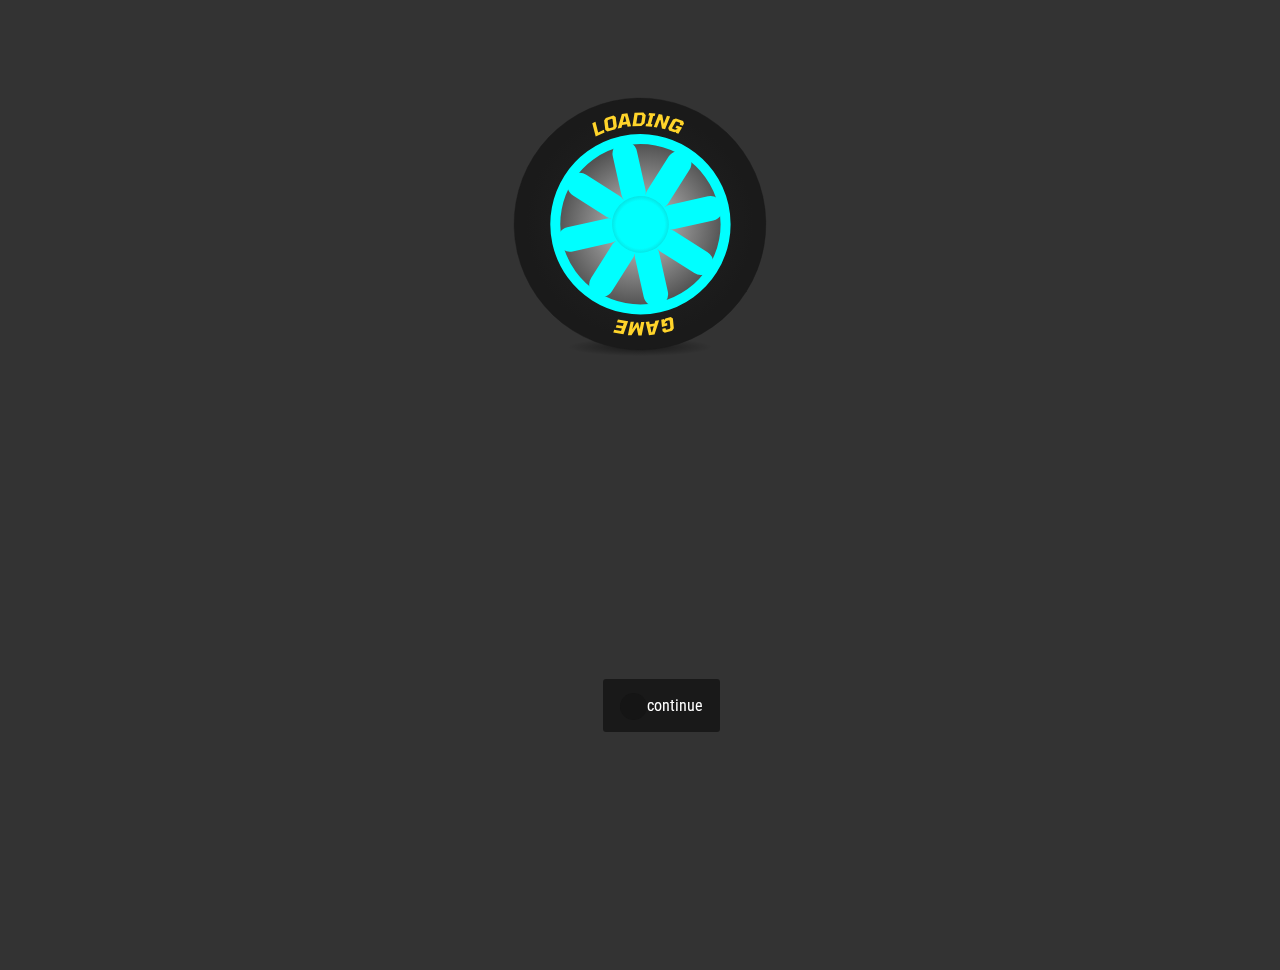
<file: index.html>
<!DOCTYPE html>
<html lang="en">
<head>
	<meta charset="UTF-8">
	<title>Race Game</title>

<meta property="og:title" content="Race Game" />
<meta property="og:type" content="website" />
<meta property="og:url" content="/" />
<meta property="og:image" content="img/screenshot.png" />
<meta property="og:image:width" content="1278" />
<meta property="og:image:height" content="704" />

	<link rel="stylesheet" href="css/style.css">
	<link rel="stylesheet" href="css/blend.css">
	<link rel="stylesheet" href="css/menu.css">
	<link href="//fonts.googleapis.com/css?family=Roboto+Condensed" rel="stylesheet">
	<link rel="stylesheet" href="https://maxcdn.bootstrapcdn.com/font-awesome/4.4.0/css/font-awesome.min.css">
	

</head>
<body unresolved>
	<div class="loading">
		<figure>
			<img src="img/loading.svg" alt="">
			<figcaption>Please Wait</figcaption>
		</figure>

	</div>
	<div class="world">
		<div class="track-preview barcelona" style="background-image: url('track/barcelona.svg#track'), url('track/barcelona.svg#world');">
			<div class="car-preview">
			</div>
		</div>
	</div>
	<form action="#" onsubmit="return false;">
		<fieldset class="race-setup">
			<h1>RACE GAME</h1>
			<input type="radio" name="option" value="1" id="car-select"><label for="car-select"><i class="fa fa-car"></i> Car</label>
			<fieldset>
				<input type="radio" required name="car" id="car1" value="porsche" data-maxspeed="200"><label for="car1">Porsche</label>
				<input type="radio" required name="car" id="car2" value="lamborghini" data-maxspeed="220"><label for="car2">Lamborghini</label>
				<input type="radio" required name="car" id="car3" value="ferrari" data-maxspeed="210"><label for="car3">Ferrari</label>
				<input type="radio" required name="car" id="car4" value="mercedes-DTM" data-maxspeed="240"><label for="car4">Mercedes DTM</label>
				<hr />
				<input type="radio" name="upgrade" id="wing-1" value="wing-1" data-speed-boost="2" data-steer-boost="0.5"/><label for="wing-1">GT2 wing</label>
				<input type="radio" name="upgrade" id="wing-2" value="wing-2" data-speed-boost="2" data-steer-boost="1" /><label for="wing-2">GT3 wing</label>
			</fieldset>

			<input type="radio" name="option" value="2" id="track-select" checked><label for="track-select"><i class="fa fa-flag-checkered"></i> Track</label>
			<fieldset>
				<!-- <legend>Track</legend> -->
				<input type="radio" name="track" id="track7" value="assen" data-start="[-5900, 9650]" data-angle="310">
				<label for="track7"><i class="fa">🇳🇱</i>Assen</label>
				<input type="radio" name="track" id="track8" value="austin" data-start="[10250, -7300]" data-angle="60">
				<label for="track8"><i class="fa">🇺🇸</i>Austin</label>
				<input type="radio" name="track" id="track1" value="barcelona" data-start="[0,-1000]" data-angle="210">
				<label for="track1"><i class="fa">🇪🇸</i>Barcelona</label>
				<input type="radio" name="track" id="track2" value="interlagos" data-start="[0,-1700]" data-angle="2" >
				<label for="track2"><i class="fa">🇧🇷</i>Interlagos</label>				
				<input type="radio" name="track" id="track3" value="monza" data-start="[-2000,-9000]" data-angle="125">
				<label for="track3"><i class="fa">🇮🇹</i>Monza</label>
				<input type="radio" name="track" id="track5" value="hockenheim" data-start="[10000,-10000]" data-angle="220">
				<label for="track5"><i class="fa">🇩🇪</i>Hockenheim</label>
				<input type="radio" name="track" id="track6" value="abu-dhabi" data-start="[3759,2830]" data-angle="50">
				<label for="track6"><i class="fa">🇦🇪</i>Yas Marina</label>
				<input type="radio" name="track" id="track0" value="test-track" data-start="[0,0]" data-angle="0">
				<label for="track0"><i class="fa">🇪🇸</i>Test track</label>
			</fieldset>
			<input type="radio" name="option" value="4" id="race-settings"><label for="race-settings"><i class="fa fa-car"></i> Race settings</label>
			<fieldset>
				<label for="laps"><input type="number" value="3" min="1" max="999" id="laps">Laps</label>
				<label for="fuel"><input type="number" value="12.5" min="5" max="100" step="0.1" id="fuel">Fuel</label>
			</fieldset>
		</fieldset>
	</form>

	<div class="ui-hint">
		<label class="toggle-menu">
			<button class="ui-button toggle-game" onClick="document.body.removeAttribute('loaded'); document.body.setAttribute('menu',''); document.querySelector('audio').play();">
			</button>continue
		</label>
		<label class="toggle-race">
			<button class="ui-button toggle-start"><span>&times;</span>
			</button> start race
		</label>
	</div>

	<div class="game-container">
		<div class='game-layer' layer='world'></div>
		<div class='game-layer' layer='track'></div>
		<canvas id="game" width="1024" height="768"></canvas>
		<div id="car">
			<div id="car-sprite">
				<div class="car"><img src="/img/car/porsche.png" /></div>
			</div>
			<div id="car-lights"><img src="/img/car/car-lights.png" /></div>
			<div id="car-brake-lights"><img src="/img/car/car-brake-lights.png" /></div>
		</div>
		<div class='game-layer' layer='elevated'></div>
		<div class='game-layer' layer='clouds'></div>
	</div>

	<ol class="laptimes">
		<li class="laps"></li>
		<li class="current" label=" ">00.000</li>
		<li class="best" label="best"></li>
		<li class="last" label="last"></li>
		<li class="fps" fps="0"></li>
	</ol>

	<output id="speedometer">
		<div class="needle speed"></div>
		<span>00</span>
		<div class="needle fuel" data-gauge-type="F"></div>
	</output>

	<div class="trackmap" id="minimap">
		<div class="track">
			<img src="track/barcelona.svg#path" alt="track map">
		</div>
		<div class="blip"></div>
	</div>

	<ol class="help">
		<li>
		<dl class="key info">
			<dt data-letter="a">A</dt><dd>Accelerate</dd>
			<dt>Z</dt><dd>Brake</dd>
			<dt>&larr;</dt><dd>Turn left</dd>
			<dt>&rarr;</dt><dd>Turn right</dd>
			<dt>M</dt><dd><span>mute engine</span></dd>
			<dt>F</dt><dd><span>debug mode</span></dd>
			<dt>S</dt><dd><span>smoke</span></dd>
			<dt>D</dt><dd><span>skid</span></dd>
			<dt>P</dt><dd><span>coords</span></dd>
		</dl>
		</li>
	</ol>

	<div class="preload" style="display:none">

		<img src="track/assen.svg" class="abu-dhabi">
		<img src="track/abu-dhabi.svg" class="abu-dhabi">
		<img src="track/assen.svg" class="austin">
		<img src="track/barcelona.svg" class="barcelona">
		<img src="track/hockenheim.svg" class="hockenheim">
		<img src="track/interlagos.svg" class="interlagos">
		<img src="track/monza.svg" class="monza">
		<img src="img/screenshot.png" />
		<img src="img/car/ferrari.png" />
		<img src="img/car/lamborghini.png" />
		<img src="img/car/mercedes-DTM.png" />
		<img src="img/car/porsche.png" />

		<audio src="sfx/444878__richwise__goodwood-trackday-starts-2.ogg" volume="0.2" loop preload="true" autoplay></audio>

		<img src="/img/smoke/smoke0.png" class="smoke"/>
		<img src="/img/smoke/smoke1.png" class="smoke"/>
		<img src="/img/smoke/smoke2.png" class="smoke"/>
		<img src="/img/smoke/smoke3.png" class="smoke"/>
		<img src="/img/smoke/smoke4.png" class="smoke"/>
		<img src="/img/smoke/smoke5.png" class="smoke"/>
		<img src="/img/smoke/smoke6.png" class="smoke"/>
		<img src="/img/smoke/smoke7.png" class="smoke"/>
		<img src="/img/smoke/smoke8.png" class="smoke"/>
		<img src="/img/smoke/smoke9.png" class="smoke"/>
		<img src="/img/smoke/smoke10.png" class="smoke"/>
	</div>
	<img id="track-debug" />
	<script type="text/javascript" src="js/webgl-2d.js"></script>
	<script type="text/javascript" src="js/sprite.js"></script>
	<script type="text/javascript" src="js/sfx-engine.js"></script>
	<script type="text/javascript" src="js/game2.js"></script>
</body>
</html>
</file>
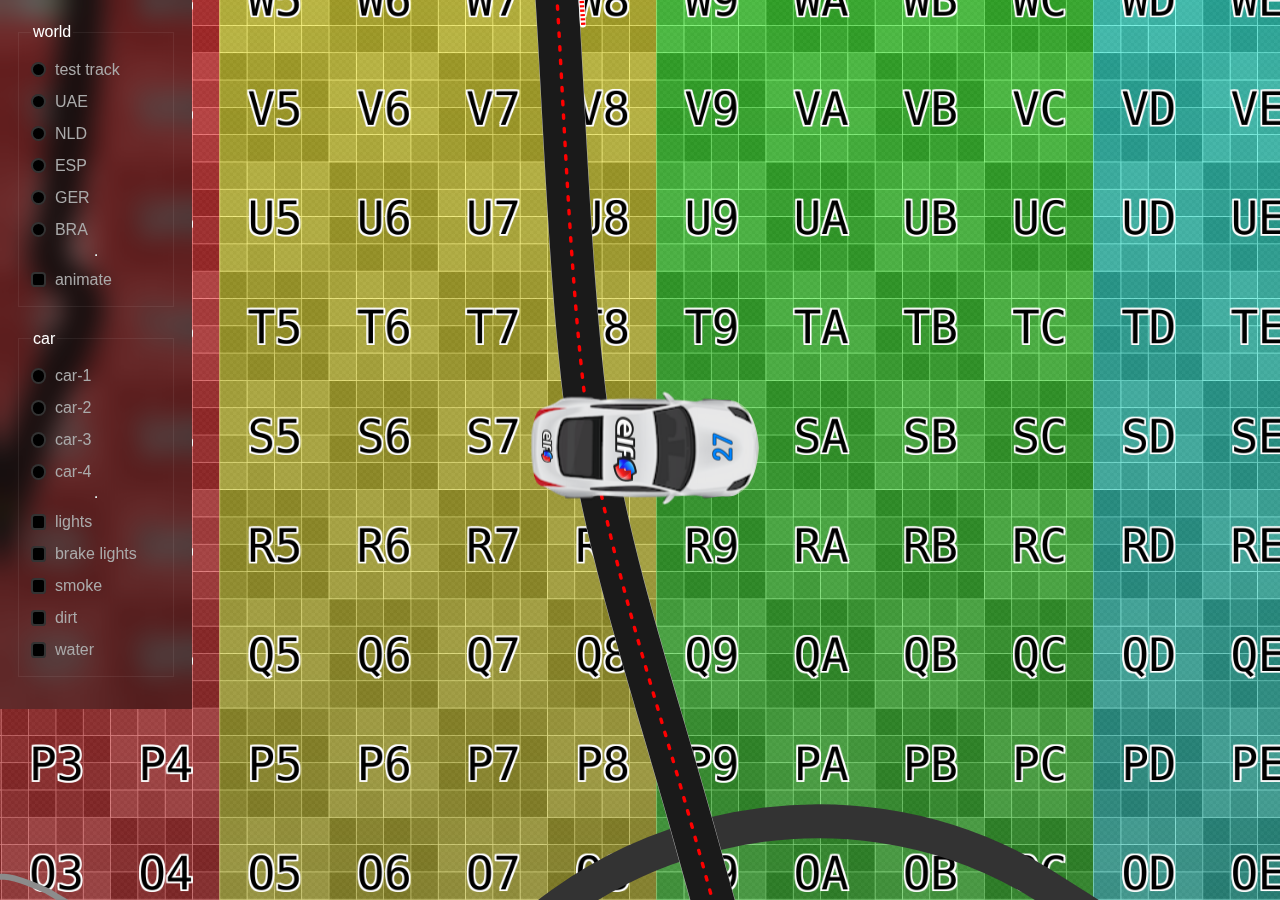
<file: blend.html>
<!DOCTYPE html>
<html>
  <head>
    <title>Blend</title>
    <style>
      html, body {
        height: 100%;
        width: 100%;
        margin: 0;
        box-sizing: border-box;
        background: black;
        color: white;
        font-family: 'Roboto Condensed', sans-serif;
      }

      /* page layout */
      main {
        position: absolute;
        left: 0;
        top: 0;
        right: 0;
        bottom: 0;
      }

      main > div {
        position: absolute;
        left: 0;
        top: 0;
        right: 0;
        bottom: 0;
      }

      aside {
        position: sticky;
        width: 10em;
        padding: 1rem;
        background: #0006;
        backdrop-filter: blur(13px);
      }


      /* helpers */
      .world { color: brown;}
      .water { color:aquamarine;} /* future shit */
      .car { color: hotpink;}
      .elevated { color: green;}
      .clouds { color: skyblue;}

      .car {
        background: url('/img/car/porsche.png') no-repeat center;
      }

      main > div::after {
        content: attr(class);/* lil helper */
        
        position: absolute;
        left: 0;
        top: 0;
        right: 0;
        bottom: 0;
        background: inherit;
        animation: none!important;
      }

      .world.drunk::after {
        scale: 1.01;
        opacity: .5;
      }

      .world.midnight::after {
        mix-blend-mode: hard-light;
        mask: url('/img/car/car-lights.png') alpha no-repeat center;
        background-color: #1f1c80cf !important;
        background-blend-mode: color-burn;
        filter: invert(1);
      }

      .headlights::after {
        mix-blend-mode: color-dodge;
        mask: url('/img/car/car-lights.png');
          mask-repeat: repeat;
          mask-position-x: 0%;
          mask-position-y: 0%;
          mask-position: center;
          mask-repeat: no-repeat;
          background-color: #2923667d !important;
      }

      /* layers menu */
      fieldset {
        display: flex;
        flex-direction: column;
        line-height: 2;
        border-style: solid;
        border-width: 1px;
        border-color: #fff1;
        margin-bottom: 1rem;
      }

      label {
        color: #aaa;
        display: flex;
        gap: 1ex;
        cursor: pointer;
      }
      
      input {
        --size: 2.2ex;
        border: none;
        margin: 0;
        padding: 1px;
        background: black;
        appearance: none;
        display: block;
        width: var(--size);
        height: var(--size);
        align-self: center;
        border-radius: calc(var(--size) / 4);
        box-shadow: inset 0 0 0px 2px #fff3;
        transition: all .5s;
      }

      label:hover input:not(:checked),
      label:focus input:not(:checked) {
        box-shadow: inset 0 0 0px 2px #fff6;
        transition-duration: .1s;
      }

      input[type=radio] {
        border-radius: 50%;
      }

      input:checked {
        box-shadow: inset 0 0 0 5px #fff9;
      }

      /* time to draw */

      .world {
        --sprite: url('/track/test-track.svg#track'), url('/track/test-track.svg#world');
        background-image: var(--sprite);
        --size: 32768px;
        background-size: calc(var(--size) / 12);
        background-position: 15% 15%;
        transform: scale(1);
        background-color: #4a6f36;
        background-repeat: no-repeat;
        transition: background-position .1s cubic-bezier(0.075, 0.82, 0.165, 1);
        animation: rondje 25s cubic-bezier(0.165, 0.84, 0.44, 1) infinite;
        animation-play-state: paused;
      }
      .world.animate {
        animation-play-state: unset;
      }
      
      @keyframes rondje {
        from {
          background-position: 17.5% 17.5%;
        }
        25% {
          background-position: 80% 17.5%;
        }
        50% {
          background-position: 80% 80%;
        }
        75% {
          background-position: 17.5% 80%;
        }
        100% {
          background-position: 17.5% 17.5%;
        }
      }

    </style>
  </head>
  <body>
    <main>
      <div class='world'></div>
      <div class='car'></div>
        
      <div class='fx-lights'></div>
      <div class='fx-brakes'></div>
      <div class='fx-smoke'></div>
      <div class='fx-dirt'></div>

      <div class='elevated'></div>
      <div class='clouds'></div>
    </main>
    <aside>
      <fieldset>
        <legend>world</legend>
        <label for='track-1'><input type='radio' name='world' id='track-1' value='test-track'/><span>test track</span></label>
        <label for='track-1'><input type='radio' name='world' id='track-1' value='abu-dhabi'/><span>UAE</span></label>
        <label for='track-2'><input type='radio' name='world' id='track-2' value='assen'/><span>NLD</span></label>
        <label for='track-3'><input type='radio' name='world' id='track-3' value='barcelona'/><span>ESP</span></label>
        <label for='track-4'><input type='radio' name='world' id='track-4' value='hockenheim'/><span>GER</span></label>
        <label for='track-5'><input type='radio' name='world' id='track-5' value='interlagos'/><span>BRA</span></label>
        <hr />
        <label for='animate'><input type='checkbox' name='world' id='animate' value='animate'/><span>animate</span></label>
      </fieldset>
      <fieldset>
        <legend>car</legend>
        <label for='car-1'><input type='radio' name='car' id='car-1' value='car-1'/><span>car-1</span></label>
        <label for='car-2'><input type='radio' name='car' id='car-2' value='car-2'/><span>car-2</span></label>
        <label for='car-3'><input type='radio' name='car' id='car-3' value='car-3'/><span>car-3</span></label>
        <label for='car-4'><input type='radio' name='car' id='car-4' value='car-4'/><span>car-4</span></label>
        <hr/>
        <label for='fx-lights'><input type='checkbox' name='fx' value='lights' id='fx-lights'/><span>lights</span></label>
        <label for='fx-brakes'><input type='checkbox' name='fx' value='brakes' id='fx-brakes'/><span>brake lights</span></label>
        <label for='fx-smoke'><input type='checkbox' name='fx' value='smoke' id='fx-smoke'/><span>smoke</span></label>
        <label for='fx-dirt'><input type='checkbox' name='fx' value='dirt' id='fx-dirt'/><span>dirt</span></label>
        <label for='fx-water'><input type='checkbox' name='fx' value='water' id='fx-water'/><span>water</span></label>
      </fieldset>
    </aside>
    <script>
      const layers = [...document.querySelectorAll('main > div')];
      const inputs = [...document.querySelectorAll('input')];
      
      const handleInputChange = (e) => {
        const el = e.target;
        const target = document.querySelector(`.${e.target.name}`);
        console.log(target)
        const styles = getComputedStyle(target);
        console.log(styles);

        switch (el.name) {
          case 'car':
            styles.setProperty('--sprite',
            `url('/img/car/${el.value}.png')`);
            break;

          case 'world':
            if(el.value === 'animate') {
              target.classList.toggle(el.value);
            } else {
              target.style.setProperty('--sprite',
              `url('/track/${el.value}.svg#track'), url('/track/${el.value}.svg#world')`);
              break;
            }

          case 'fx':
          default:
            console.log(e.target.name, e.target.value, e.target.checked);
        }
      }

      inputs.map( input => {
        input.addEventListener('change', handleInputChange)
      });

    </script>
  </body>
</html>
</file>
<file: css/style.css>
html, body {
	height: 100%;
}

body {
	margin: 0;
	padding: 0;
	font-family: 'Roboto Condensed', sans-serif;
	color: white;
	background-color: #1B8433;
	background-size: 200%;
	position: relative;
	perspective: 60vh;
	overflow: hidden;
	transform: scale(1);
	transition: transform 5s, background-color 1s;
}

body::after {
	display: block;
	position: absolute;
	content:'';
	left: 0;
	top: 0;
	right: 0;
	bottom: 0;
	box-shadow: inset 0 0 100px 10px black;
	opacity: 0;
	transition: opacity 2s cubic-bezier(0.075, 0.82, 0.165, 1);
	pointer-events: none;
}

body[race-start]::after {
	opacity: 1;
}

body.abu-dhabi,
.abu-dhabi  [layer="world"] {
	background-color: #ffc107;
}

body.austin,
.austin [layer="world"] {
	background-color: hsl(134, 20%, 28%);
}

body.assen,
.assen [layer="world"] {
	background-color: #2EAD4B;
}

body.barcelona,
.barcelona [layer="world"] {
	background-color: #1B8433;
}

body.interlagos,
.interlagos [layer="world"] {
	background-color: #937A65; 
}

body.hockenheim,
.hockenheim [layer="world"] {
	background-color: #009666;
}

body.monza,
.monza [layer="world"] {
	background-color: #4cad2e; 
}

output {
	background: rgba(0,0,0,0.5);
	border-radius: 50%;
	height: 200px;
	width: 200px;
	position: absolute;
	bottom: -70px;
	left: calc(50% - 100px);
	overflow: hidden;
	opacity: 0;
	transition: all 1s 1s cubic-bezier(0.075, 0.82, 0.165, 1);
}

body[race-start] output {
	opacity: 1;
}

.inpits ~ output {
	transform: scale(1.5) translateY(-5%);
} 

.inpits.pitbox ~ output {
	transform: scale(2) translateY(-10%);
} 

output#speedometer:before {
	content: attr(data-speed);
	position: absolute;
	top: 106px;
	left: 46%;
}

output .needle {
	position: absolute;
	z-index: 100;
	color: white;
	font-family: sans-serif;
	bottom: 100px;
	left: calc(50% - 80px);
	height: 2px;
	background-color: white;
	width: 80px;
	transform-origin: right;
	transition: transform .15s, background-color 1s;
}

.needle:after {
	content: attr(data-gauge-type);
	color: #888;
	display: block;
	background-color: #212223;
	height: 15px;
	width: 15px;
	text-align: center;
	font-size: x-small;
	border-radius: 50%;
	margin-top: -.5em;
	margin-left: 90%;
	position: relative;
}

.needle.fuel {
	width: 40px;
	left: 55%;
	top: 6em;
}

output[data-fuel^="0"] .needle.fuel,
output[data-fuel^="1"] .needle.fuel,
output[data-speed^="19"] .needle.speed {
	background-color: red;
}

output[data-speed^="18"] .needle.speed {
	background-color: rgb(255, 115, 0);
}

output[data-speed^="17"] .needle.speed,
output[data-fuel^="2"] .needle.fuel,
output[data-fuel^="3"] .needle.fuel {
	background-color: rgb(241, 186, 166);
}


.help {
	position: absolute;
	width: 100%;
	z-index: 10;
	flex-direction: column;
}

dl {
	flex: 1 1 10em;
	display: grid;
	grid-template-columns: 1em auto;
	flex-direction: column;
}

dt {
	display: inline;
}

dd {
	display: inline;
}

.game-container {
	height: 100vh;
	opacity: 0;
}

body[race-start] .game-container {
	opacity: 1;
}

.game-layer {
	width: 100vw;
	height: 100vh;
	left: 0;
	top: 0;
	position: absolute;
	background-size: 32768px 32768px;
	background-repeat: no-repeat;
}

.game-layer[layer="world"] {
	
}
.game-layer[layer="track"] {
	
}

#car {
	--rotation: 0deg;
	position: absolute;
	left: 0;
	top: 0;
	right: 0;
	bottom: 0;
	transition: all .1s;
}

#car > div {
	position: absolute;
	left: 0;
	right: 0;
	top: 0;
	bottom: 0;
}

#car .car,
#car > div > img {
	position: absolute;
	left: 50%;
	top: 50%;
	translate: -50% -50%; 
	rotate: var(--rotation);
}

#car .car {
	--rotation: inherit;
	width: calc(640px * .75);
	height: calc(440px *.75);
	background-size: 100%;
}

#car .car img {
	position:absolute;
	left: 50%;
	top: 50%;
	translate: -50% -50%;
	scale: .75;
}

.car::before,
.car::after {
  content: '';
  width: 28px;
  height: 12px;
	border-radius: 4px;
  background: black;
  position: absolute;
  left: 280px;
  top: 191px;
  z-index: -1;
	rotate: var(--rotate-wheel, 0deg);
	transition: rotate .15s ease-in-out;
}

.car::before {
	top: 125px;
}

.steer-left::before,
.steer-left::after {
	--rotate-wheel: -15deg;
}

.steer-right::before,
.steer-right::after {
	--rotate-wheel: 15deg;
}

#car-brake-lights {
	opacity: 0;
	mix-blend-mode: color;
	transition: opacity 1.5s;
	z-index: 11;
}
.pitbox #car-brake-lights,
.braking #car-brake-lights {
	opacity: .85;
	transition-duration: .05s;
}

#car-lights {
	opacity: .25; 
	mix-blend-mode: screen; /*
	filter: blur(0px) brightness(1) saturate(1.2) contrast(1); */
	z-index: 1;
}

#car-lights img {
	mix-blend-mode: soft-light;
	filter: grayscale(.75) blur(5px);
}

#car-sprite {
	filter: drop-shadow(3px 10px 1px #0003);
	z-index: 10;
}

#car.pitbox {
	scale: 1.05;
}

/* pit crew */
#car-sprite::before,
#car-sprite::after {
 content: '';
 width: 480px;
 height: 330px;
 position: absolute;
 rotate: var(--rotation);
 translate: -50% -50%;
 left: 50%;
 top: 50%;
 z-index: 100;
 background-size: 100%;
 opacity: 0;
 scale: 1.05;
 transition: all .2s;
}

.pitbox #car-sprite::after {
	opacity: 1;
	scale: 1;
}

.ferrari #car-sprite::after {background-image: url('/img/pits/ferrari.png'); }
.lamborghini #car-sprite::after {background-image: url('/img/pits/lamborghini.png'); }
.porsche #car-sprite::after {background-image: url('/img/pits/porsche.png'); }
.mercedes-DTM #car-sprite::after {background-image: url('/img/pits/mercedes-DTM.png'); }

.wing-1 #car-sprite::before {
	background-image: url('/img/car/wing-1.png');
	opacity: 1;
	transition: none;
}
.wing-2 #car-sprite::before {
	background-image: url('/img/car/wing-2.png');
	opacity: 1;
	transition: none;
}

.game-layer[layer="elevated"] {
	filter: drop-shadow(30px 30px 30px #0006);
	z-index: 12;
	scale: 1.15;
}

/*
.game-layer[layer="elevated"]::before,
.game-layer[layer="elevated"]::after {
	content: '';
	position: absolute;
	top: 0;
	right: 0;
	bottom: 0;
	left: 0;
	background: inherit;
}
.austin .game-layer[layer="elevated"]::before {
}
.austin .game-layer[layer="elevated"]::after {	
}
*/

.game-layer[layer="clouds"] {
	background-size: 65536px 32768px;
	background-repeat: repeat;
	z-index: 20;
	pointer-events: none;
}


[layer="world"]::after {
	content: '';
	display: block;
	position: absolute;
	left: 0;
	right: 0;
	top: 0;
	bottom: 0;
	background: url('../img/noise-33.png');
	background-position: inherit;
	background-blend-mode: soft-light;
}

.game-container::after {
	content: '';
	display: block;
	position: absolute;
	left: 0;
	right: 0;
	top: 0;
	bottom: 0;
	background: url('../img/noise-33.png');
	z-index: 2;
	mask: radial-gradient(black 50%, grey 75%, white 80%) luminance;
	-webkit-mask: radial-gradient(transparent 50%, white 80%);
	opacity: .05;
	transition: opacity 10s;
	background-size: 400%;
	background-position: center;
}

.offtrack .game-container::after {	
	opacity: .95;
	transition: opacity 2s;
}

#game {
	width: auto;
	height: auto;
	min-width: 800px;
	min-height: 600px;
	display: block;
	margin: 0 auto;
	
	opacity: 0;
	position: relative;
}
/*
#game::after {
	content: '';
	position: absolute;
	left: 0;
	top: 0;
	right: 0;
	bottom: 0;
	opacity: .2;
	background-position: inherit;
	background-image: url('../img/noise.png');
	background-blend-mode: soft-light;
	background-repeat: repeat;
	background-size: 1024px 1024px;
}
*/

#track-debug, 
#minimap,
.laptimes,
.help,
output {
	backdrop-filter: blur(3px);
	z-index: 20;
}

#track-debug, 
#minimap {
    position: absolute;
    right: 1em;
    bottom: 1em;
    background: #0004;
}

#track-debug {
	opacity: .5;
	left: 1em;
	image-rendering: pixelated;
}

#minimap {
	width: 320px;
	height: 320px;
	position: absolute;
	overflow: hidden;
	border-radius: 50%;
	opacity: 0;
}

.blip {
	display: block;
	width: 30px;
	height: 15px;
	background: transparent url("/img/car/porsche.png") no-repeat;
	background-size: cover;
	background-position: center;
	position: absolute;
	border-radius: 10%;
	left: calc(50% - 15px);
	top: calc(50% - 8px);
	transition: transform .1s;
}

#minimap .track {
	height: 100%;
	width: 100%;
	mask: radial-gradient(white 15%, black 65%) luminance center 100% no-repeat;
	-webkit-mask: radial-gradient( white 15%, transparent 150%,);
	filter: grayscale(1);
}

#minimap .track::after,
#minimap .track::before {
	background: white;
	content:"";
	position: absolute;
	z-index: 10;
	display: none;
}

#minimap .track::after {
	width: 100%;
	height: 1px;
	left: 0;
	top: 50%;
	right: 0;
	bottom: 0;
}

#minimap .track::before {
	width: 1px;
	height: 100%;
	left: 50%;
	top: 0;
	bottom: 0;
}

#minimap img {
	width: 1120px;
	height: 1120px;
	position: absolute;
	left: calc(-560px + 35%); 
	top: calc(-560px + 38%);
}



.help,
.laptimes {
	padding: 0;
	position: fixed;
	top: 0;
	right: 1ex;
	list-style: none;
	width: 10em;
	transform: translateX(11em);
	transition: all .5s;
	opacity: 0;
	box-sizing: border-box;
	background: rgba(0,0,0,.3);
	font-size: 2em;
	border-radius: .5ex;
	overflow: hidden;
}

.help {
	right: unset;
	left: 1ex;
	padding: 0 1ex 1ex;
	transform: translateX(-11em);
}

.laptimes {width: 233px}

li[fps]:after {
	content: '' attr(fps) ' fps';
	position: absolute;
	right: 1.75em;
	bottom: 7.5ex;
	font-size: x-small;
	opacity: .85;
}

li[fps] {
	display: flex;
	height: 1em;
	align-items: end;
	justify-content: space-between;
}

.bar {
	width: 1px;
}

.bar[fps^="1"] {background-color: red; }
.bar[fps^="2"] {background-color: orange; }
.bar[fps^="3"] {background-color: yellow; }
.bar[fps^="4"] {background-color: limegreen; }
.bar[fps^="5"] {background-color: lightblue; }
.bar[fps^="6"] {background-color: white; }

.help li,
.laptimes li {
	clear: left;
	padding: .5ex 1ex;
	text-transform: uppercase;
	transition: all .5s 1s;
	position: relative;
	display: flex;
	flex-direction: row;
	justify-content: space-between;
}

.laps:before {content: "lap "; margin-left: 1.5em;}
.best, .last {
	text-align: right;
	transition: color 2.5s 5s;
}
.best:before,
.last:before {float: left; }

.laptimes li[label]:before {
	content: attr(label);
}

.laps.current::before { content: ' ' !important}
.laps::before {content: 'lap' !important}
.laps:empty::before {content: 'OUT LAP ' !important}

.laptimes .laps {
	text-align: right;
	background: black;
	justify-content: end;
	gap: 1ex;
}

[race-end] .laps {
	background-image: 
		linear-gradient(45deg, #000 20%, #0000 180%), 
		linear-gradient(45deg, #666 25%, transparent 25%),
		linear-gradient(-45deg, #666 25%, transparent 25%),
		linear-gradient(45deg, transparent 75%, #666 75%),
		linear-gradient(-45deg, transparent 75%, #666 75%);
		background-size: 100%, 100px 100px, 100px 100px, 100px 100px, 100px 100px;
		background-position: 0 0, 0 0, 0 50px, 50px -49px, -50px 0px;
}

[race-end] .laptimes.offtrack .laps {
	background-image: 
		linear-gradient(45deg, #ffd42a 20%, #0000 180%), 
		linear-gradient(45deg, #222 25%, transparent 25%),
		linear-gradient(-45deg, #222 25%, transparent 25%),
		linear-gradient(45deg, transparent 75%, #222 75%),
		linear-gradient(-45deg, transparent 75%, #222 75%);
}

.laptimes .current {
	text-align: right;
}

.laptimes .pb {
	background-color: #1adb1a;
	transition: background-color .1s;
}

.laptimes.offtrack .laps {
	background-color: #ffd42aff;
	color: black;
	transition-delay: 0s;
}

.laptimes .laps::after {
	content: '';
	position: absolute;
	top: 50%;
	left: .5em;
	border: .4ex solid;
	color: black;
	width: 1em;
	height: 1em;
	border-radius: 50%; 
	font-size: 20px;
	padding: .5ex;
	line-height: 1.1em;		
	text-align: center;
	font-weight: bold;
	opacity: 0;
	transform: translateX(-120%) translateY(-50%);
	transition: all .5s;
}


.laptimes.inpits .laps::after {
	content: '60';
	background: white;
	border-color: red;
	opacity: 1;
	transform: translateY(-50%);
}

.laptimes.offtrack  .laps::after {
	content: '\f024';
	font-family: FontAwesome;
	opacity: 1;
	transform: translateY(-50%);
	border-color: black;
	background: transparent;
}

body[unresolved] #minimap {

	transform: translateX(-311px);
}

body[unresolved] output {
	opacity: 0;
}

input[type=range] {
	display: none;
}
input.accelerator {
	width: 75vh;
	transform: rotateZ(90deg);
}
</file>
<file: css/blend.css>
/* simulate LIGHT FX */ 
.game-layer[layer="world"]::before {
  background-image: inherit;
  content: '';
  position: absolute;
  left: 0px;
  top: 0;
  right: 0;
  bottom: 0;
  background-size: inherit;
  background-position: inherit;
  mask: radial-gradient(circle, transparent 100px, #fff6 200px, white 400px) luminance;
  mix-blend-mode: hard-light;
  opacity: .5;
  z-index: 11;
  filter: saturate(1.1) brightness(0.3);
}

/* simulate night? */ 
.game-layer[layer="world"]::after {
  content: '';
  background-image: url('../img/noise-33.png');
  left: 0px;
  background-position: inherit;
  top: 0px;
  z-index: 0;
  mask-mode: luminance;
  right: 0px;
  bottom: 0px;
  
}
</file>
<file: css/menu.css>
body[unresolved],
body[loaded] {
	background: #333;
}


body[unresolved] .loading {
	opacity: 1;
}

body[unresolved] form,
body[loaded] form {
	opacity: 0;
	transition: opacity 5s;
}

body[loaded] .world,
body[unresolved] .world {
	opacity: 0;
	transform: translateY(-25%) scale(0.2);
	animation: helicopter 30s 1s infinite alternate ease-in-out;
}

body[unresolved] .ui-hint label {
	opacity: 0;
	pointer-events: none;
}

body[loaded] .ui-hint label {
	opacity: 1;
}

.loading {
	text-align: center;
	margin: 6em 0 0;
	position: absolute;
	width: 100%;
	transition: all 2.5s;
}

.loading figure {
	width: 256px;
	height: 256px;
	margin: 0 auto;
	position: relative;
}

.loading figure::after {
	content: '';
	background-image: radial-gradient(#0006 10%, transparent 40%, transparent 70%);
	height: 2em;
	display: block;
	top: 235px;
	position: absolute;
	width: 100%;
	z-index: -1;
}

.loading img {
	animation: wheelspin 5s cubic-bezier(.79,.14,.15,.86) reverse infinite;
}

.loading figcaption {
	padding: 2em 0;
	letter-spacing: 1px;
	text-transform: uppercase;
}

body[loaded] .loading figcaption,
body[menu] .loading figcaption,
body[race-start] .loading figcaption,
body[race-end] .loading figcaption
 {
	opacity: 0;
}

body[loaded] .loading figcaption {
	transition: all 2s .5s;
}

body[loaded] .loading img {
	animation-duration: 10s;
	animation-iteration-count: 1;
	animation-timing-function: cubic-bezier(.18,.89,.32,1.28);
}

body[menu] .loading figure::after {
	opacity: 0;
}

body[menu] .loading img {
	opacity: 0;
	transform: translateX(53vw) rotate(1080deg);
}

body[menu] .loading,
body[race-start] .loading {
	opacity: 0;
	pointer-events: none;
	transition: opacity 1s 1s;
}

@keyframes wheelspin {
	to { transform: rotate(3600deg)}
}

.ui-hint label {
	display: none!important;
	opacity: 0;
}

body[loaded] label.toggle-menu,
body[menu] label.toggle-race {
	opacity: 1;
	display: initial!important;
}

.ui-hint button {
	pointer-events: all;
	border-radius: 50%;
	height: 2em;
	width: 2em;
	border: 0;
	padding: 0;
	vertical-align: middle;
	position:relative;
	overflow: hidden;
	color: #2EAD4B;
	background: #151515;
	outline: 0;
}
.ui-hint button span {
	display: block;
	width: 100%;
	height: 1em;
	font-size: 2em;
	position: absolute;
	top: 0;
	line-height: 0.9;
	left: 0;
}

body[race-start] .world {
	opacity: 0;
	transform: translateY(-25%) scale(0.2);
}

body[race-start] form {
	transform: translateY(-100vh);
}

body[race-start] #game,
body[race-end] #game {
	opacity: 1;
	transform: scale(1);
	mask: radial-gradient(white 89%, black 155%) luminance center 100% no-repeat!important;
}

body[race-start] .ui-hint {
	opacity: 0;
	animation: slidein 1.5s 1 reverse ease-in;
}
body[race-start] .help,
body[race-start] .laptimes {
	transform: translateX(0);
	transition: all .5s 1s;
}

body[race-start] .laptimes {
	opacity: 1;
}

body[race-start] .help {
	animation: fade 5s linear reverse ;
	opacity: .1;
}

body[race-start] .help:hover {
	opacity: .5;
	transition-delay: 0s;
}

body[race-end] .laptimes {
	width: 50vw;
    right: 25vw;
    margin: 3em auto;
    line-height: 2.5;
}

body[race-end] .laptimes .ui-hint {
    opacity: 1 !important;
    bottom: 1em;
    left: calc(48% - 4em);
	transition-delay: 3s;
}

body[race-end] .laptimes li:nth-child(2n+3) {
	background-color: rgba(0,0,0,.25);
}

body[race-end] .laptimes li:nth-child(n+4) {
	animation: laptimes 2s 1 forwards linear;
}
body[race-end] .laptimes li.pb {
	background-color: #D70AD5;
}

body[race-end] .laptimes .best,
body[race-end] .laptimes .last, 
body[race-end] .laptimes .current,
body[race-end] .laptimes .fps {
	height: 0;
	padding: 0;
	overflow: hidden;
	transition: all .25s;
}

body[race-end] .laptimes li:nth-child(n+6) { animation-delay: .7s}
body[race-end] .laptimes li:nth-child(n+7) {  animation-delay: .8s}
body[race-end] .laptimes li:nth-child(n+8) {  animation-delay: .9s}

body[race-start] #minimap {
	opacity: 1;
	transition: opacity 1s;
}

@keyframes laptimes {
	from {
		opacity: 0;
	}
	to {
		opacity: 1;
	}
}

.world {
	position: absolute;
	width: 100%;
	height: 100%;
	opacity: 1;
	transform-style: preserve-3d;
	transition: opacity 3s 1s, transform 2s 1s;
	transform: rotateX(20deg) rotateZ(0deg) translateY(-10%);
}

.track-preview {
	background-position: 50% 0;
	background-size: 113%;
	background-repeat: no-repeat;
	height: 100%;
	transform: rotateX(40deg) translateZ(220px) translateY(-30%) rotateZ(-70deg);
	transform-style: preserve-3d;
	transform-origin: center;
	/* animation: rotate 20s infinite cubic-bezier(.45,.05,.55,.95) alternate; */
	animation: helicopter 20s infinite linear;
	width: 400vh;
	--rotatex: 40deg;
	--rotatey: 0deg;
	--rotatez: 0deg;
	--translatex: 0%;
	--translatey: 0%;
	--translatez: 20%;
	--rotatexto: 0deg;
	--rotateyto: 0deg;
	--rotatezto: 0deg;
	--translatexto: 0%;
	--translateyto: 0%;
	--translatezto: 0%;
}

.track-preview.abu-dhabi {
 	background-position: 200px 0px;
}

.track-preview.assen {
	background-position: 100% -20%;
	left: -90%;
	position: relative;
	--rotatex: 40deg;
	--rotatey: 0deg;
	--rotatez: 7deg;
	--translatex: 7%;
	--translatey: -32%;
	--translatez: 220px;
	--rotatexto: 40deg;
	--rotateyto: 0deg;
	--rotatezto: -30deg;
	--translatexto: 27%;
	--translateyto: -65%;
	--translatezto: 220px;
	transform: rotateX(var(--rotatex)) rotateY(var(--rotatey)) rotateZ(var(--rotatez)) translateX(var(--translatex)) translateY(var(--translatey)) translateZ(var(--translatez));
	animation: none;
}

.track-preview.barcelona {
	background-position: 170px 160px;
}

.track-preview.barcelona {
	background-position: 20% 90%;
}

.track-preview.hockenheim {
	background-position: 50% 87%;
}

.track-preview.interlagos {
	background-position: 50% 0%;
}

.track-preview.monza {
	background-position: 30% 40%;
	background-size: 50%;
}

.car-preview {
	position: absolute;
	width: 640px;
	height: 440px;
	--rotation: 0deg;		
	transform: rotate(var(--rotation));
}

.car-preview.porsche {background-image: url('/img/car/porsche.png');}
.car-preview.ferrari {background-image: url('/img/car/ferrari.png');}
.car-preview.lamborghini {background-image: url('/img/car/lamborghini.png');}
.car-preview.mercedes-DTM {background-image: url('/img/car/mercedes-DTM.png');}

body.pause .track-preview {
	animation: none;
}

form {
	width: 100vw;
	height: 100vh;
	background: rgba(0,0,0,.5);
	text-align: center;
	position: absolute;
	padding: 3em;
	box-sizing: border-box;
	margin: 0 auto;
	z-index: 9;
	transition: opacity 2s 1s;
}

form:hover fieldset {
	opacity: 1;
	transition: opacity 1s .2s linear;
}

fieldset {
	border: none;
	opacity: .75;
	transition: opacity 5s .5s cubic-bezier(0.42, 0, 0, 1.01);
}

form > fieldset {
	min-height: 6em;
	height: 60%;
}
fieldset > fieldset {
	position: absolute;
	top: 18em;
	left: 0;
	right: 0;
	display: none;
}
fieldset > input:checked + label +  fieldset {
	display: block;
}
input[type=radio] {
	opacity: 0.01;
}
input[type=number] {
	color: white;
	background: transparent;
	font-weight: bold;
	width: 2.2em;
	border: 2px solid #ffffff7d;
	padding: .5ex;
	font-size: x-large;
	margin: 0 1em;
	border-radius: .3ex;
	text-align: center;
}
input#fuel {
	width: 86%;
	margin: 0;
}

form label,
.ui-hint label {
	cursor: pointer;
	display: inline-block;
	min-height: 1em;
	border: 1px solid transparent;
	text-align: center;
	border-radius: 3px;
	transition: all .2s;
	padding: 1em;
	overflow: hidden;	
	background: rgba(0,0,0,0.5);
}

input:focus + label {
	border: 1px solid rgba(255, 255, 255, 0.75)!important;
}

label:focus-within,
input:checked + label {
	background: black;
	border: 1px solid rgba(255, 255, 255, 0.5);
}

label img {
	max-width: 100%;
}

input:checked + label i.fa, input:checked + label img {
	transform: scale(4) rotate(23deg);
}

i.fa {
	margin-top: 0;
	display: block;
	font-size: 2em;
	opacity: 0.2;
	width: 1em;
	margin: 25px auto 0;
	transition: transform .5s;
}

.ui-hint {
	position: absolute;
	z-index: 10000;
	bottom: 20vh;
	right: calc(50vw - 5em);
}

@keyframes fade {
	to {
		opacity: 1;
	}
}

@keyframes slidein {
	from {
		transform: translateY(4em);
		opacity: 0;
	}
	to {
		transform: translateY(0);
		opacity: 1;
	}
}

@keyframes rotate {
	from {
		transform: rotateX(50deg) rotateZ(0deg) translateZ(-90px) translateY(-20%);
	}
	50% {
		/*! transform: rotateX(10deg) rotateZ(40deg) translateZ(-90px) translateY(-20%); */
	}
	to {
		/*! transform: rotateX(60deg) rotateZ(360deg) translateZ(50px) translateY(20%); */
	}
}

@keyframes helicopter {
	from {
		transform: translateX(var(--translatex)) translateY(var(--translatey)) translateZ(var(--translatez)) rotateX(var(--rotatex)) rotateY(var(--rotatey)) rotateZ(var(--rotatez));
	}

	to {
		transform: translateX(var(--translatexto)) translateY(var(--translateyto)) translateZ(var(--translatezto)) rotateX(var(--rotatexto)) rotateY(var(--rotateyto)) rotateZ(var(--rotatezto));
	}
}
</file>
